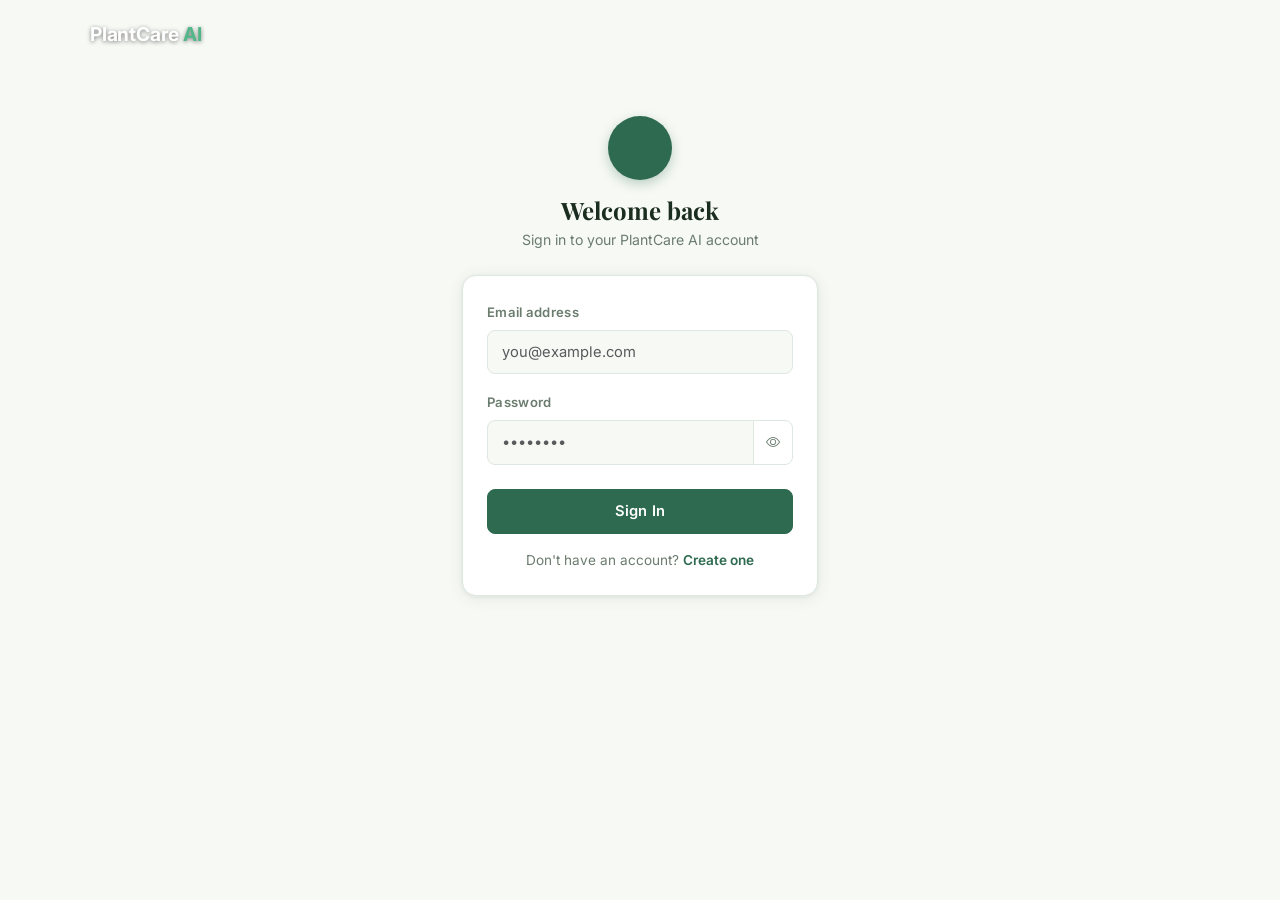
<file: frontend/index.html>
<!DOCTYPE html>
<html lang="en">
<head>
  <meta charset="UTF-8" />
  <meta name="viewport" content="width=device-width, initial-scale=1.0" />
  <title>PlantCare AI</title>
  <link rel="stylesheet" href="https://cdn.jsdelivr.net/npm/bootstrap@5.3.0/dist/css/bootstrap.min.css" />
  <link rel="stylesheet" href="https://cdn.jsdelivr.net/npm/bootstrap-icons@1.11.0/font/bootstrap-icons.css" />
  <link rel="icon" type="image/svg+xml" href="favicon.svg" />
  <link rel="stylesheet" href="css/style.css?v=2" />
</head>
<body>

  <!-- HERO WRAPPER WITH BACKGROUND IMAGE -->
  <div class="hero-wrapper">

    <!-- NAVBAR -->
    <nav class="navbar navbar-dark" style="position:relative; z-index:1050;">
      <div class="container">
        <a class="navbar-brand d-flex align-items-center gap-2" href="#">
          <i class="bi bi-leaf-fill" style="color: var(--green-mid);"></i>
          <span>PlantCare <span style="color: var(--green-mid);">AI</span></span>
        </a>
        <div class="d-flex align-items-center gap-3 me-3">
          <a href="#upload-section" class="text-white text-decoration-none small" style="opacity:0.85; font-size:0.85rem;">
            <i class="bi bi-upload me-1"></i>Analyze
          </a>
          <a href="history.html" class="text-white text-decoration-none small" style="opacity:0.85; font-size:0.85rem;">
            <i class="bi bi-clock-history me-1"></i>History
          </a>
        </div>
        <div class="dropdown ms-auto" style="position:relative; z-index:1051;">
          <button class="btn btn-outline-success btn-sm dropdown-toggle" data-bs-toggle="dropdown" aria-expanded="false">
            <i class="bi bi-person me-1"></i><span id="navUsername"></span>
          </button>
          <ul class="dropdown-menu dropdown-menu-end" style="z-index:1052;">
            <li><a class="dropdown-item" href="history.html"><i class="bi bi-clock-history me-2"></i>History</a></li>
            <li id="adminLink" class="d-none"><a class="dropdown-item" href="admin.html"><i class="bi bi-shield-check me-2"></i>Admin</a></li>
            <li><hr class="dropdown-divider"></li>
            <li><a class="dropdown-item text-danger" href="#" onclick="logout(); return false;"><i class="bi bi-box-arrow-right me-2"></i>Logout</a></li>
          </ul>
        </div>
      </div>
    </nav>

    <!-- HERO -->
    <section class="hero text-center">
      <div class="container">
        <div class="hero-content">
          <p class="mb-2" style="font-size:0.78rem; text-transform:uppercase; letter-spacing:1.5px; color:var(--green-mid); font-weight:600;">AI-Powered Detection</p>
          <h1 class="mb-3">Plant Disease Detection</h1>
          <p class="lead">Upload a photo of a plant leaf and our AI will identify the species and detect any diseases instantly.</p>
        </div>
      </div>
    </section>

    <!-- HOW IT WORKS -->
    <section class="how-it-works">
      <div class="container">
        <div class="row align-items-center justify-content-center g-0">
          <div class="col-6 col-md-2 how-step">
            <div class="how-step-icon"><i class="bi bi-image"></i></div>
            <div class="how-step-number">1</div>
            <div class="how-step-title">Upload</div>
            <div class="how-step-desc">Take or upload a leaf photo</div>
          </div>
          <div class="col-12 col-md-1 how-divider"></div>
          <div class="col-6 col-md-2 how-step">
            <div class="how-step-icon"><i class="bi bi-cpu"></i></div>
            <div class="how-step-number">2</div>
            <div class="how-step-title">Analyze</div>
            <div class="how-step-desc">AI scans for species and disease</div>
          </div>
          <div class="col-12 col-md-1 how-divider"></div>
          <div class="col-6 col-md-2 how-step">
            <div class="how-step-icon"><i class="bi bi-clipboard2-pulse"></i></div>
            <div class="how-step-number">3</div>
            <div class="how-step-title">Get Results</div>
            <div class="how-step-desc">See diagnosis and treatment tips</div>
          </div>
          <div class="col-12 col-md-1 how-divider"></div>
          <div class="col-6 col-md-2 how-step">
            <div class="how-step-icon"><i class="bi bi-clock-history"></i></div>
            <div class="how-step-number">4</div>
            <div class="how-step-title">Track History</div>
            <div class="how-step-desc">Review all your past scans</div>
          </div>
        </div>
      </div>
    </section>


    <!-- STATS STRIP -->
    <section style="padding: 2rem 0 4rem; border-top: 1px solid rgba(255,255,255,0.1);">
      <div class="container">
        <div class="row justify-content-center text-center g-4">
          <div class="col-4 col-md-3">
            <div style="font-family: Playfair Display, serif; font-size: 2.2rem; font-weight:700; color:#fff; line-height:1;">95%+</div>
            <div style="font-size:0.75rem; text-transform:uppercase; letter-spacing:1px; color:rgba(255,255,255,0.6); margin-top:0.3rem;">AI Accuracy</div>
          </div>
          <div class="col-4 col-md-3">
            <div style="font-family: Playfair Display, serif; font-size: 2.2rem; font-weight:700; color:#fff; line-height:1;">14</div>
            <div style="font-size:0.75rem; text-transform:uppercase; letter-spacing:1px; color:rgba(255,255,255,0.6); margin-top:0.3rem;">Plant Species</div>
          </div>
          <div class="col-4 col-md-3">
            <div style="font-family: Playfair Display, serif; font-size: 2.2rem; font-weight:700; color:#fff; line-height:1;">38</div>
            <div style="font-size:0.75rem; text-transform:uppercase; letter-spacing:1px; color:rgba(255,255,255,0.6); margin-top:0.3rem;">Disease Classes</div>
          </div>
        </div>
      </div>
    </section>


    <!-- SUPPORTED PLANTS -->
    <section style="padding: 1rem 0 2rem;">
      <div class="container">
        <p style="text-align:center; font-size:0.72rem; text-transform:uppercase; letter-spacing:1.2px; color:rgba(255,255,255,0.5); margin-bottom:0.75rem;">Supported Plants</p>
        <div style="display:flex; flex-wrap:wrap; justify-content:center; gap:0.5rem;">
          <span style="background:rgba(255,255,255,0.1); border:1px solid rgba(255,255,255,0.15); color:rgba(255,255,255,0.85); padding:0.3rem 0.8rem; border-radius:20px; font-size:0.78rem;">Apple</span>
          <span style="background:rgba(255,255,255,0.1); border:1px solid rgba(255,255,255,0.15); color:rgba(255,255,255,0.85); padding:0.3rem 0.8rem; border-radius:20px; font-size:0.78rem;">Blueberry</span>
          <span style="background:rgba(255,255,255,0.1); border:1px solid rgba(255,255,255,0.15); color:rgba(255,255,255,0.85); padding:0.3rem 0.8rem; border-radius:20px; font-size:0.78rem;">Cherry</span>
          <span style="background:rgba(255,255,255,0.1); border:1px solid rgba(255,255,255,0.15); color:rgba(255,255,255,0.85); padding:0.3rem 0.8rem; border-radius:20px; font-size:0.78rem;">Corn</span>
          <span style="background:rgba(255,255,255,0.1); border:1px solid rgba(255,255,255,0.15); color:rgba(255,255,255,0.85); padding:0.3rem 0.8rem; border-radius:20px; font-size:0.78rem;">Grape</span>
          <span style="background:rgba(255,255,255,0.1); border:1px solid rgba(255,255,255,0.15); color:rgba(255,255,255,0.85); padding:0.3rem 0.8rem; border-radius:20px; font-size:0.78rem;">Orange</span>
          <span style="background:rgba(255,255,255,0.1); border:1px solid rgba(255,255,255,0.15); color:rgba(255,255,255,0.85); padding:0.3rem 0.8rem; border-radius:20px; font-size:0.78rem;">Peach</span>
          <span style="background:rgba(255,255,255,0.1); border:1px solid rgba(255,255,255,0.15); color:rgba(255,255,255,0.85); padding:0.3rem 0.8rem; border-radius:20px; font-size:0.78rem;">Pepper</span>
          <span style="background:rgba(255,255,255,0.1); border:1px solid rgba(255,255,255,0.15); color:rgba(255,255,255,0.85); padding:0.3rem 0.8rem; border-radius:20px; font-size:0.78rem;">Potato</span>
          <span style="background:rgba(255,255,255,0.1); border:1px solid rgba(255,255,255,0.15); color:rgba(255,255,255,0.85); padding:0.3rem 0.8rem; border-radius:20px; font-size:0.78rem;">Raspberry</span>
          <span style="background:rgba(255,255,255,0.1); border:1px solid rgba(255,255,255,0.15); color:rgba(255,255,255,0.85); padding:0.3rem 0.8rem; border-radius:20px; font-size:0.78rem;">Soybean</span>
          <span style="background:rgba(255,255,255,0.1); border:1px solid rgba(255,255,255,0.15); color:rgba(255,255,255,0.85); padding:0.3rem 0.8rem; border-radius:20px; font-size:0.78rem;">Squash</span>
          <span style="background:rgba(255,255,255,0.1); border:1px solid rgba(255,255,255,0.15); color:rgba(255,255,255,0.85); padding:0.3rem 0.8rem; border-radius:20px; font-size:0.78rem;">Strawberry</span>
          <span style="background:rgba(255,255,255,0.1); border:1px solid rgba(255,255,255,0.15); color:rgba(255,255,255,0.85); padding:0.3rem 0.8rem; border-radius:20px; font-size:0.78rem;">Tomato</span>
        </div>
      </div>
    </section>

  </div><!-- end hero-wrapper -->

  <!-- MAIN CONTENT -->
  <main class="section-lift" id="upload-section">
    <div class="container">
      <div class="row justify-content-center g-4">

        <!-- UPLOAD CARD -->
        <div class="col-lg-5 fade-up-delay-1">
          <div class="card h-100">
            <div class="card-body p-4">
              <h5 class="card-title mb-4"><i class="bi bi-upload me-2" style="color:var(--green-mid);"></i>Upload Leaf Image</h5>

              <div class="drop-zone mb-4" id="dropZone">
                <div class="drop-zone-content" id="dropZoneContent">
                  <i class="bi bi-image mb-3 d-block" style="font-size:2.5rem; color:var(--green-mid);"></i>
                  <p class="mb-1 fw-medium" style="font-size:0.92rem;">Drag & drop your image here</p>
                  <p class="mb-3" style="font-size:0.82rem; color:var(--muted);">or click to browse</p>
                  <button class="btn btn-outline-success btn-sm" id="chooseBtn">Choose Image</button>
                </div>
                <img id="previewImg" class="preview-img d-none" alt="Preview" />
              </div>

              <input type="file" id="fileInput" accept="image/*" class="d-none" />

              <button class="btn btn-outline-secondary w-100 mb-3" id="cameraBtn">
                <i class="bi bi-camera me-2"></i>Take a Photo
              </button>
              <input type="file" id="cameraInput" accept="image/*" capture="environment" class="d-none" />

              <button class="btn btn-success w-100 btn-lg" id="analyzeBtn" disabled>
                <i class="bi bi-cpu me-2"></i>Analyze Plant
              </button>
            </div>
          </div>
        </div>

        <!-- RESULTS CARD -->
        <div class="col-lg-5 fade-up-delay-2">
          <div class="card h-100">
            <div class="card-body p-4">
              <h5 class="card-title mb-4"><i class="bi bi-clipboard2-pulse me-2" style="color:var(--green-mid);"></i>Analysis Results</h5>

              <div id="emptyState" class="text-center py-5">
                <div class="mb-3" style="width:56px; height:56px; border-radius:50%; background:var(--bg); border:1px solid var(--border); display:flex; align-items:center; justify-content:center; margin:0 auto;">
                  <i class="bi bi-search" style="color:var(--muted); font-size:1.3rem;"></i>
                </div>
                <p style="color:var(--muted); font-size:0.88rem;">Upload a leaf image to see analysis results.</p>
              </div>

              <div id="loadingState" class="text-center py-5 d-none">
                <div class="spinner-border mb-3" style="color:var(--green-mid);" role="status"></div>
                <p style="color:var(--muted); font-size:0.88rem;">Analyzing your plant...</p>
              </div>

              <div id="resultsState" class="d-none">
                <div id="unknownPlant" class="alert alert-danger d-none">
                  <i class="bi bi-exclamation-circle me-2"></i>
                  <strong>Plant not recognized.</strong> The uploaded leaf does not match any supported plant species. Please upload a clear leaf photo from a supported plant.
                </div>

                <div id="knownPlantResults">
                  <div class="text-center mb-4">
                    <span id="healthBadge" class="badge fs-6 px-3 py-2"></span>
                  </div>

                  <div class="result-item mb-3">
                    <div class="result-label"><i class="bi bi-flower1 me-1"></i>Plant Species</div>
                    <div class="result-value" id="plantName"></div>
                  </div>

                  <div class="result-item mb-3">
                    <div class="result-label"><i class="bi bi-bug me-1"></i>Condition</div>
                    <div class="result-value" id="diseaseName"></div>
                  </div>

                  <div class="mb-4">
                    <div class="d-flex justify-content-between mb-1">
                      <small style="color:var(--muted); font-size:0.78rem;">Confidence</small>
                      <small class="fw-bold" id="confidenceText" style="font-size:0.78rem;"></small>
                    </div>
                    <div class="progress" style="height: 7px;">
                      <div class="progress-bar" id="confidenceBar" role="progressbar"></div>
                    </div>
                  </div>

                  <div id="diseaseInfo" class="alert alert-warning d-none">
                    <h6 class="alert-heading mb-2" style="font-size:0.85rem;"><i class="bi bi-exclamation-triangle me-2"></i>Disease Information</h6>
                    <div id="diseaseInfoText" style="font-size:0.85rem;"></div>
                  </div>

                  <div id="healthyInfo" class="alert alert-success d-none" style="font-size:0.85rem;">
                    <i class="bi bi-check-circle me-2"></i>
                    <strong>Great news!</strong> Your plant appears healthy. Keep up the good care!
                  </div>
                </div>

                <button class="btn btn-outline-success w-100 mt-2" id="tryAgainBtn">
                  <i class="bi bi-arrow-counterclockwise me-2"></i>Analyze Another
                </button>
              </div>

            </div>
          </div>
        </div>

      </div>
    </div>
  </main>

  <footer class="text-center py-4">
    <p class="mb-0">PlantCare AI &mdash; Built for farmers, gardeners, and researchers</p>
  </footer>

  <script src="https://cdn.jsdelivr.net/npm/bootstrap@5.3.0/dist/js/bootstrap.bundle.min.js"></script>
  <script src="js/auth.js"></script>
  <script src="js/app.js"></script>
  <script>
    requireAuth();
    const user = getUser();
    if (user) {
      document.getElementById('navUsername').textContent = user.full_name.split(' ')[0];
      if (user.is_admin) document.getElementById('adminLink').classList.remove('d-none');
    }
  </script>
</body>
</html>
</file>
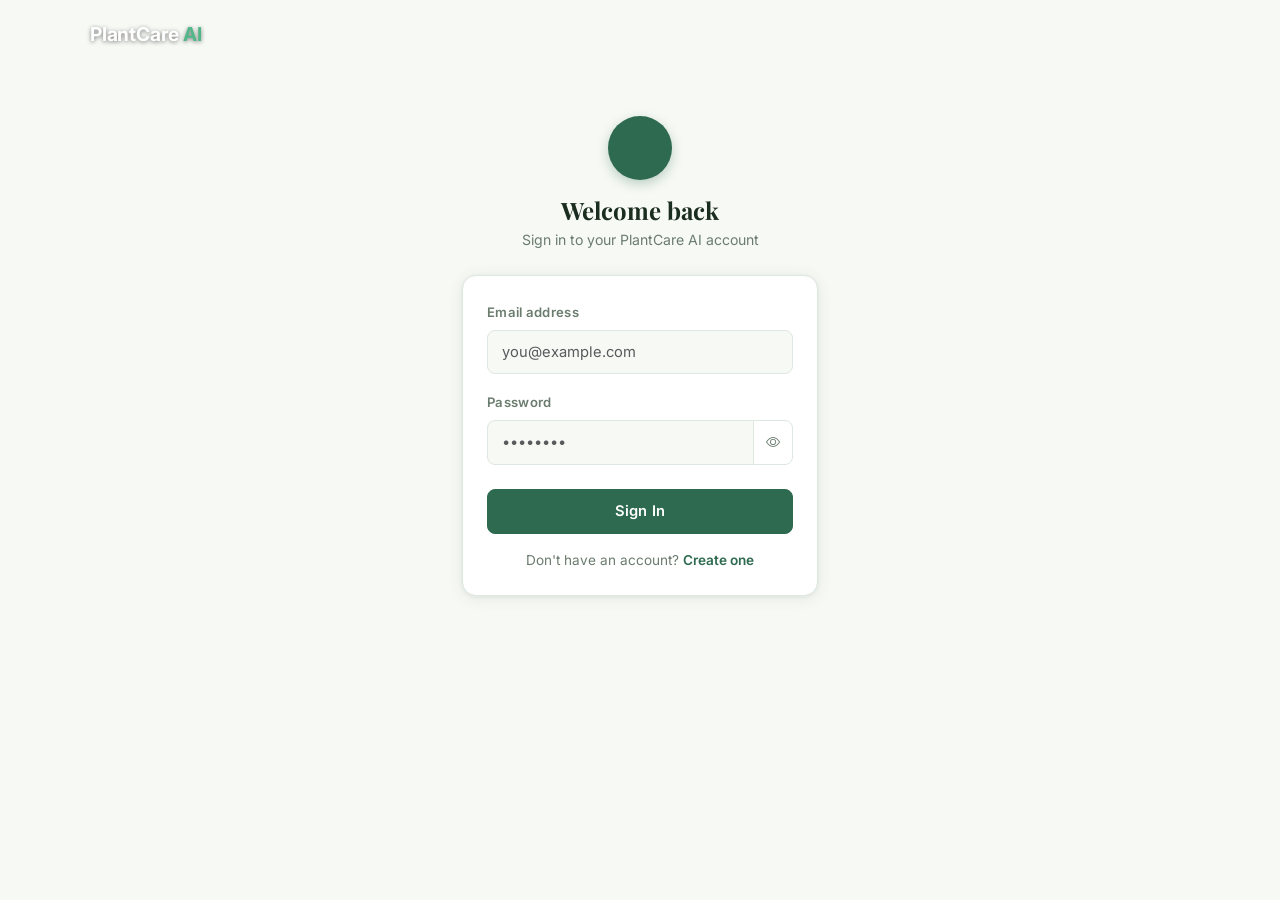
<file: frontend/admin.html>
<!DOCTYPE html>
<html lang="en">
<head>
  <meta charset="UTF-8" />
  <meta name="viewport" content="width=device-width, initial-scale=1.0" />
  <title>PlantCare AI – Admin</title>
  <link rel="stylesheet" href="https://cdn.jsdelivr.net/npm/bootstrap@5.3.0/dist/css/bootstrap.min.css" />
  <link rel="stylesheet" href="https://cdn.jsdelivr.net/npm/bootstrap-icons@1.11.0/font/bootstrap-icons.css" />
  <link rel="icon" type="image/svg+xml" href="favicon.svg" />
  <link rel="stylesheet" href="css/style.css?v=2" />
</head>
<body>

  <nav class="navbar navbar-expand-lg navbar-dark" style="background-color:var(--green-deep); position:relative;">
    <div class="container">
      <a class="navbar-brand d-flex align-items-center gap-2" href="index.html">
        <i class="bi bi-leaf-fill" style="color:var(--green-mid);"></i>
        <span>PlantCare <span style="color:var(--green-mid);">AI</span></span>
      </a>
      <div class="d-flex align-items-center gap-3">
        <a href="index.html" class="text-white text-decoration-none small">
          <i class="bi bi-cpu me-1"></i>Analyze
        </a>
        <div class="dropdown">
          <button class="btn btn-outline-success btn-sm dropdown-toggle" data-bs-toggle="dropdown">
            <i class="bi bi-person me-1"></i><span id="navUsername"></span>
          </button>
          <ul class="dropdown-menu dropdown-menu-end">
            <li><a class="dropdown-item text-danger" href="#" onclick="logout()"><i class="bi bi-box-arrow-right me-2"></i>Logout</a></li>
          </ul>
        </div>
      </div>
    </div>
  </nav>

  <div class="container py-5">

    <div class="mb-5 fade-up">
      <p class="mb-1" style="font-size:0.75rem;text-transform:uppercase;letter-spacing:1px;color:var(--muted);font-weight:600;">System Overview</p>
      <h4 class="fw-bold mb-0" style="font-family:'Playfair Display',serif;">Admin Dashboard</h4>
    </div>

    <!-- Stats -->
    <div class="row g-3 mb-5">
      <div class="col-6 col-md-3 fade-up-delay-1">
        <div class="stat-card">
          <div class="stat-number" id="totalUsers">—</div>
          <div class="stat-label">Total Users</div>
        </div>
      </div>
      <div class="col-6 col-md-3 fade-up-delay-1">
        <div class="stat-card">
          <div class="stat-number" id="totalScans">—</div>
          <div class="stat-label">Total Scans</div>
        </div>
      </div>
      <div class="col-6 col-md-3 fade-up-delay-2">
        <div class="stat-card">
          <div class="stat-number" id="healthyScans">—</div>
          <div class="stat-label">Healthy Plants</div>
        </div>
      </div>
      <div class="col-6 col-md-3 fade-up-delay-2">
        <div class="stat-card">
          <div class="stat-number" style="color:var(--earth);" id="diseaseScans">—</div>
          <div class="stat-label">Disease Detected</div>
        </div>
      </div>
    </div>

    <!-- Users Table -->
    <div class="card mb-4 fade-up-delay-2">
      <div class="card-body p-4">
        <h5 class="card-title mb-4"><i class="bi bi-people me-2" style="color:var(--green-mid);"></i>Registered Users</h5>
        <div id="usersLoading" class="text-center py-3">
          <div class="spinner-border spinner-border-sm" style="color:var(--green-mid);"></div>
        </div>
        <div class="table-responsive d-none" id="usersTable">
          <table class="table">
            <thead>
              <tr>
                <th>#</th>
                <th>Name</th>
                <th>Email</th>
                <th>Scans</th>
                <th>Joined</th>
                <th>Role</th>
              </tr>
            </thead>
            <tbody id="usersBody"></tbody>
          </table>
        </div>
      </div>
    </div>

    <!-- Recent Scans Table -->
    <div class="card fade-up-delay-3">
      <div class="card-body p-4">
        <h5 class="card-title mb-4"><i class="bi bi-clock-history me-2" style="color:var(--green-mid);"></i>Recent Scans</h5>
        <div id="scansLoading" class="text-center py-3">
          <div class="spinner-border spinner-border-sm" style="color:var(--green-mid);"></div>
        </div>
        <div class="table-responsive d-none" id="scansTable">
          <table class="table">
            <thead>
              <tr>
                <th>#</th>
                <th>Plant</th>
                <th>Condition</th>
                <th>Status</th>
                <th>Confidence</th>
                <th>Date</th>
              </tr>
            </thead>
            <tbody id="scansBody"></tbody>
          </table>
        </div>
      </div>
    </div>

  </div>

  <footer class="text-center py-4">
    <p class="mb-0">PlantCare AI &mdash; Built for farmers, gardeners, and researchers</p>
  </footer>

  <script src="https://cdn.jsdelivr.net/npm/bootstrap@5.3.0/dist/js/bootstrap.bundle.min.js"></script>
  <script src="js/auth.js"></script>
  <script>
    requireAuth();
    const user = getUser();
    if (user) {
      document.getElementById('navUsername').textContent = user.full_name.split(' ')[0];
      if (!user.is_admin) window.location.href = 'index.html';
    }

    async function loadAdmin() {
      const headers = { 'Authorization': `Bearer ${getToken()}` };

      const usersRes = await fetch(`${API_URL}/admin/users`, { headers });
      if (usersRes.status === 401 || usersRes.status === 403) {
        window.location.href = 'index.html';
        return;
      }
      const users = await usersRes.json();

      document.getElementById('totalUsers').textContent = users.length;
      document.getElementById('usersLoading').classList.add('d-none');
      document.getElementById('usersTable').classList.remove('d-none');

      document.getElementById('usersBody').innerHTML = users.map((u, i) => `
        <tr>
          <td style="color:var(--muted);">${i + 1}</td>
          <td class="fw-medium">${u.full_name}</td>
          <td style="color:var(--muted);">${u.email}</td>
          <td>${u.scan_count}</td>
          <td style="color:var(--muted);">${new Date(u.created_at).toLocaleDateString('en-GB')}</td>
          <td><span class="status-chip ${u.is_admin ? 'status-chip-disease' : 'status-chip-healthy'}"><i class="bi ${u.is_admin ? 'bi-shield-fill' : 'bi-person-fill'}"></i>${u.is_admin ? 'Admin' : 'User'}</span></td>
        </tr>
      `).join('');

      const scansRes = await fetch(`${API_URL}/admin/scans`, { headers });
      const scans = await scansRes.json();

      document.getElementById('totalScans').textContent = scans.length;
      const healthy = scans.filter(s => s.is_healthy).length;
      document.getElementById('healthyScans').textContent = healthy;
      document.getElementById('diseaseScans').textContent = scans.length - healthy;

      document.getElementById('scansLoading').classList.add('d-none');
      document.getElementById('scansTable').classList.remove('d-none');

      function confidenceTier(pct, healthy) {
        if (healthy) return 'var(--green-mid)';
        if (pct >= 85) return 'var(--earth)';
        if (pct >= 50) return '#C6842A';
        return 'var(--muted)';
      }

      document.getElementById('scansBody').innerHTML = scans.map((s, i) => `
        <tr>
          <td style="color:var(--muted);">${i + 1}</td>
          <td class="fw-medium">${s.plant}</td>
          <td style="color:var(--muted);">${s.disease}</td>
          <td><span class="status-chip ${s.is_healthy ? 'status-chip-healthy' : 'status-chip-disease'}"><i class="bi ${s.is_healthy ? 'bi-check-circle-fill' : 'bi-exclamation-triangle-fill'}"></i>${s.is_healthy ? 'Healthy' : 'Disease'}</span></td>
          <td class="fw-bold" style="color:${confidenceTier(s.confidence, s.is_healthy)};">${s.confidence}%</td>
          <td style="color:var(--muted);">${new Date(s.created_at).toLocaleDateString('en-GB')}</td>
        </tr>
      `).join('');
    }

    loadAdmin();
  </script>
</body>
</html>
</file>
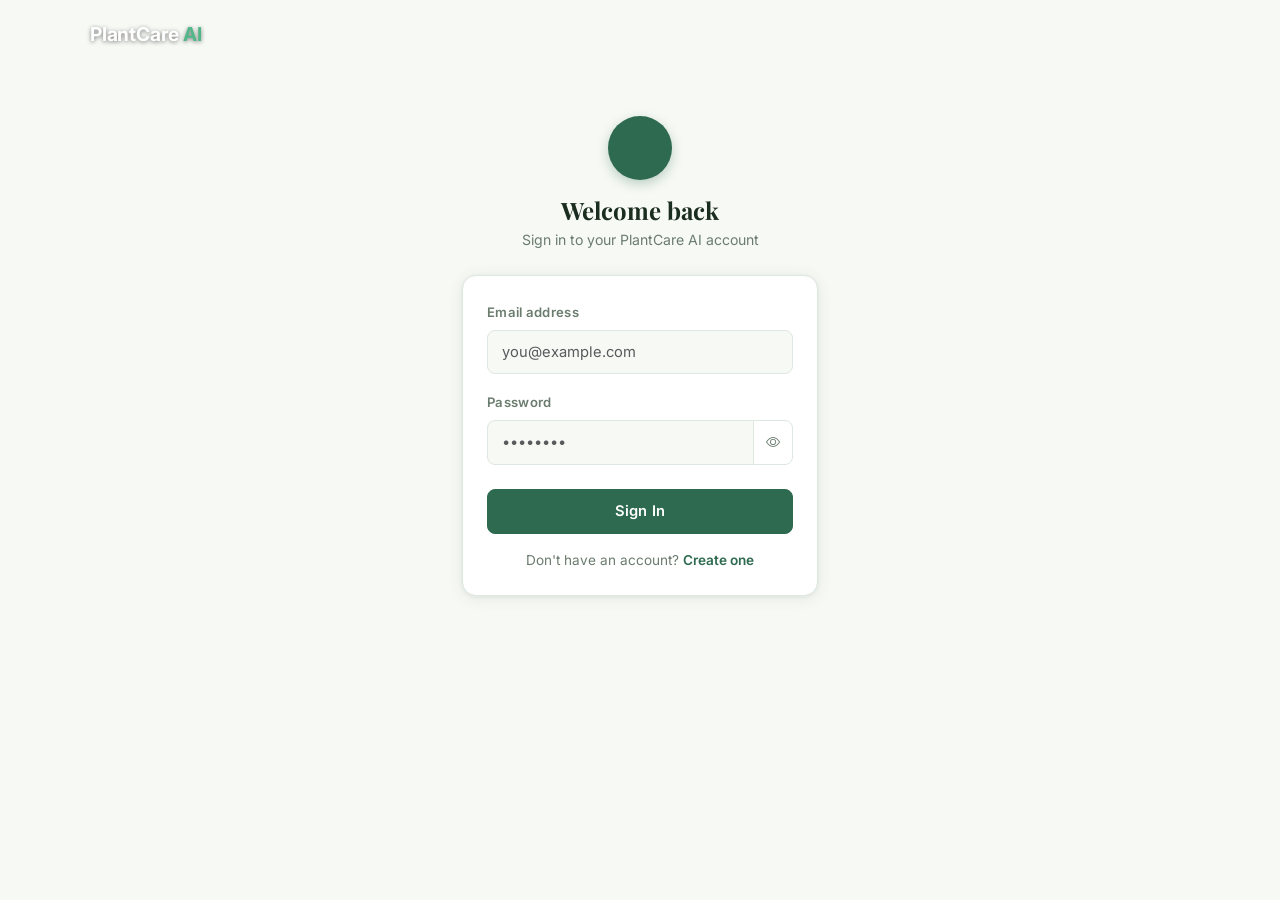
<file: frontend/history.html>
<!DOCTYPE html>
<html lang="en">
<head>
  <meta charset="UTF-8" />
  <meta name="viewport" content="width=device-width, initial-scale=1.0" />
  <title>PlantCare AI – Scan History</title>
  <link rel="stylesheet" href="https://cdn.jsdelivr.net/npm/bootstrap@5.3.0/dist/css/bootstrap.min.css" />
  <link rel="stylesheet" href="https://cdn.jsdelivr.net/npm/bootstrap-icons@1.11.0/font/bootstrap-icons.css" />
  <link rel="icon" type="image/svg+xml" href="favicon.svg" />
  <link rel="stylesheet" href="css/style.css?v=2" />
</head>
<body>

  <nav class="navbar navbar-expand-lg navbar-dark" style="background-color:var(--green-deep); position:relative;">
    <div class="container">
      <a class="navbar-brand d-flex align-items-center gap-2" href="index.html">
        <i class="bi bi-leaf-fill" style="color:var(--green-mid);"></i>
        <span>PlantCare <span style="color:var(--green-mid);">AI</span></span>
      </a>
      <div class="d-flex align-items-center gap-3">
        <a href="index.html" class="text-white text-decoration-none small">
          <i class="bi bi-arrow-left me-1"></i>Back
        </a>
        <div class="dropdown">
          <button class="btn btn-outline-success btn-sm dropdown-toggle" data-bs-toggle="dropdown">
            <i class="bi bi-person me-1"></i><span id="navUsername"></span>
          </button>
          <ul class="dropdown-menu dropdown-menu-end">
            <li><a class="dropdown-item text-danger" href="#" onclick="logout()"><i class="bi bi-box-arrow-right me-2"></i>Logout</a></li>
          </ul>
        </div>
      </div>
    </div>
  </nav>

  <div class="container py-5">
    <div class="d-flex justify-content-between align-items-center mb-4 fade-up">
      <div>
        <p class="mb-1" style="font-size:0.75rem;text-transform:uppercase;letter-spacing:1px;color:var(--muted);font-weight:600;">Your Activity</p>
        <h4 class="fw-bold mb-1" style="font-family:'Playfair Display',serif;">Scan History</h4>
        <p id="historySummary" class="mb-0" style="font-size:0.82rem;color:var(--muted);"></p>
      </div>
      <a href="index.html" class="btn btn-success btn-sm">
        <i class="bi bi-plus me-1"></i>New Scan
      </a>
    </div>

    <div id="loadingState" class="text-center py-5">
      <div class="spinner-border" style="color:var(--green-mid);" role="status"></div>
      <p class="mt-3" style="color:var(--muted);font-size:0.88rem;">Loading history...</p>
    </div>

    <div id="emptyState" class="text-center py-5 d-none fade-up">
      <div class="mb-3" style="width:64px;height:64px;border-radius:50%;background:var(--green-light);display:flex;align-items:center;justify-content:center;margin:0 auto;">
        <i class="bi bi-clock-history" style="color:var(--green-deep);font-size:1.5rem;"></i>
      </div>
      <p class="fw-medium mb-1">No scans yet</p>
      <p style="color:var(--muted);font-size:0.85rem;">Your scan history will appear here after your first analysis.</p>
      <a href="index.html" class="btn btn-success btn-sm mt-2">Analyze a Plant</a>
    </div>

    <div id="historyList" class="row g-3 d-none"></div>
  </div>

  <footer class="text-center py-4">
    <p class="mb-0">PlantCare AI &mdash; Built for farmers, gardeners, and researchers</p>
  </footer>

  <script src="https://cdn.jsdelivr.net/npm/bootstrap@5.3.0/dist/js/bootstrap.bundle.min.js"></script>
  <script src="js/auth.js"></script>
  <script>
    requireAuth();
    const user = getUser();
    if (user) document.getElementById('navUsername').textContent = user.full_name.split(' ')[0];

    async function loadHistory() {
      try {
        const response = await fetch(`${API_URL}/history`, {
          headers: { 'Authorization': `Bearer ${getToken()}` }
        });

        if (response.status === 401) { logout(); return; }
        const scans = await response.json();

        document.getElementById('loadingState').classList.add('d-none');

        if (scans.length === 0) {
          document.getElementById('emptyState').classList.remove('d-none');
          return;
        }

        const diseaseCount = scans.filter(s => !s.is_healthy).length;
        document.getElementById('historySummary').textContent =
          `${scans.length} scan${scans.length !== 1 ? 's' : ''} · ${diseaseCount} disease${diseaseCount !== 1 ? 's' : ''} detected`;

        function confidenceTier(pct, healthy) {
          if (healthy) return { barColor: 'var(--green-mid)', accent: 'var(--green-mid)' };
          if (pct >= 85) return { barColor: 'var(--earth)', accent: 'var(--earth)' };
          if (pct >= 50) return { barColor: '#C6842A', accent: '#C6842A' };
          return { barColor: 'var(--muted)', accent: 'var(--border)' };
        }

        const list = document.getElementById('historyList');
        list.classList.remove('d-none');

        list.innerHTML = scans.map((scan, i) => {
          const tier = confidenceTier(scan.confidence, scan.is_healthy);
          const tintBg = scan.is_healthy ? 'var(--green-light)' : 'var(--earth-light)';
          return `
          <div class="col-md-6 col-lg-4 fade-up" style="animation-delay:${i * 0.05}s;">
            <div class="history-card p-3" style="border-left:3px solid ${tier.accent}; background:linear-gradient(180deg, ${tintBg} 0%, var(--surface) 90px);">
              <div class="d-flex justify-content-between align-items-start mb-3">
                <span class="status-chip ${scan.is_healthy ? 'status-chip-healthy' : 'status-chip-disease'}">
                  <i class="bi ${scan.is_healthy ? 'bi-check-circle-fill' : 'bi-exclamation-triangle-fill'}"></i>${scan.is_healthy ? 'Healthy' : 'Disease'}
                </span>
                <small style="color:var(--muted);font-size:0.75rem;">${new Date(scan.created_at).toLocaleDateString('en-GB')}</small>
              </div>
              <p class="fw-bold mb-0" style="font-size:0.98rem;">${scan.plant}</p>
              <p style="color:var(--muted);font-size:0.82rem;margin-bottom:0.75rem;">${scan.disease}</p>
              <div class="d-flex justify-content-between align-items-center mb-1">
                <small style="color:var(--muted);font-size:0.72rem;text-transform:uppercase;letter-spacing:0.5px;">Confidence</small>
                <small class="fw-bold" style="font-size:0.78rem;color:${tier.barColor};">${scan.confidence}%</small>
              </div>
              <div class="progress" style="height:4px;">
                <div class="progress-bar" style="width:${scan.confidence}%;background:${tier.barColor};"></div>
              </div>
            </div>
          </div>
        `;
        }).join('');

      } catch (err) {
        document.getElementById('loadingState').classList.add('d-none');
        document.getElementById('emptyState').classList.remove('d-none');
      }
    }

    loadHistory();
  </script>
</body>
</html>
</file>
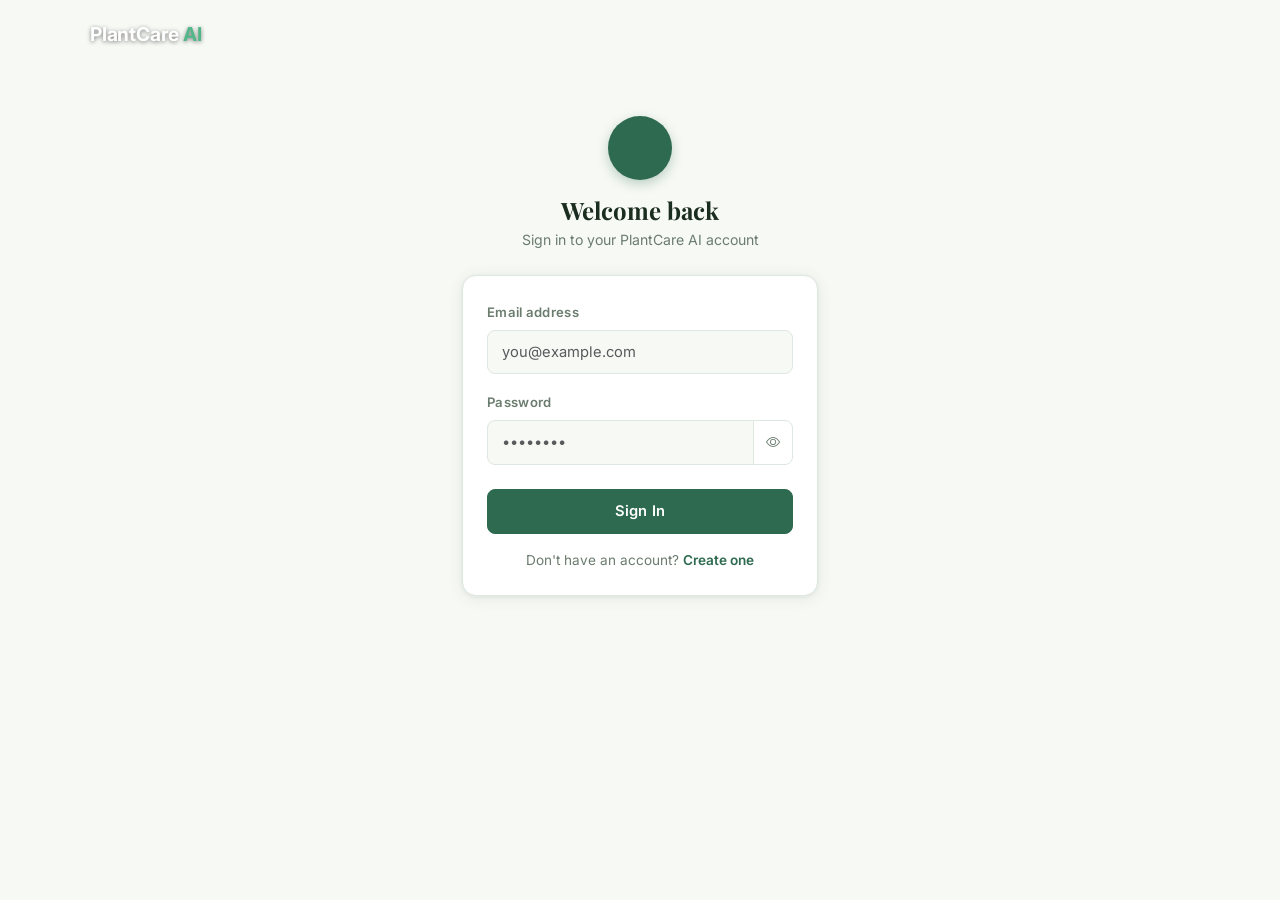
<file: frontend/login.html>
<!DOCTYPE html>
<html lang="en">
<head>
  <meta charset="UTF-8" />
  <meta name="viewport" content="width=device-width, initial-scale=1.0" />
  <title>PlantCare AI – Sign In</title>
  <link rel="stylesheet" href="https://cdn.jsdelivr.net/npm/bootstrap@5.3.0/dist/css/bootstrap.min.css" />
  <link rel="stylesheet" href="https://cdn.jsdelivr.net/npm/bootstrap-icons@1.11.0/font/bootstrap-icons.css" />
  <link rel="icon" type="image/svg+xml" href="favicon.svg" />
  <link rel="stylesheet" href="css/style.css?v=2" />
</head>
<body>

  <nav class="navbar navbar-dark">
    <div class="container">
      <a class="navbar-brand d-flex align-items-center gap-2" href="#">
        <i class="bi bi-leaf-fill" style="color:var(--green-mid);"></i>
        <span>PlantCare <span style="color:var(--green-mid);">AI</span></span>
      </a>
    </div>
  </nav>

  <div class="container py-5">
    <div class="row justify-content-center">
      <div class="col-md-5 col-lg-4 fade-up">

        <div class="text-center mb-4">
          <div class="mb-3" style="width:64px;height:64px;border-radius:50%;background:var(--green-deep);display:flex;align-items:center;justify-content:center;margin:0 auto;box-shadow:0 4px 12px rgba(45,106,79,0.3);">
            <i class="bi bi-leaf-fill" style="color:#fff;font-size:1.6rem;"></i>
          </div>
          <h4 class="fw-bold mb-1" style="font-family:'Playfair Display',serif;">Welcome back</h4>
          <p style="color:var(--muted);font-size:0.88rem;">Sign in to your PlantCare AI account</p>
        </div>

        <div class="card p-4">
          <div id="errorMsg" class="alert alert-danger d-none mb-3"></div>

          <div class="mb-3">
            <label class="form-label">Email address</label>
            <input type="email" class="form-control" id="email" placeholder="you@example.com" />
          </div>

          <div class="mb-4">
            <label class="form-label">Password</label>
            <div class="input-group">
              <input type="password" class="form-control" id="password" placeholder="••••••••" />
              <button class="btn btn-outline-secondary" type="button" id="togglePassword" tabindex="-1">
                <i class="bi bi-eye" id="toggleIcon"></i>
              </button>
            </div>
          </div>

          <button class="btn btn-success w-100" id="loginBtn">
            <span id="loginText">Sign In</span>
            <span id="loginSpinner" class="spinner-border spinner-border-sm d-none ms-2"></span>
          </button>

          <p class="text-center mt-3 mb-0" style="font-size:0.85rem; color:var(--muted);">
            Don't have an account? <a href="register.html" style="color:var(--green-deep); font-weight:600; text-decoration:none;">Create one</a>
          </p>
        </div>

      </div>
    </div>
  </div>

  <script src="https://cdn.jsdelivr.net/npm/bootstrap@5.3.0/dist/js/bootstrap.bundle.min.js"></script>
  <script src="js/auth.js"></script>
  <script>
    if (localStorage.getItem('token')) window.location.href = 'index.html';

    document.getElementById('password').addEventListener('keydown', (e) => {
      if (e.key === 'Enter') document.getElementById('loginBtn').click();
    });

    document.getElementById('loginBtn').addEventListener('click', async () => {
      const email = document.getElementById('email').value.trim();
      const password = document.getElementById('password').value;
      const errorMsg = document.getElementById('errorMsg');
      const loginBtn = document.getElementById('loginBtn');
      const loginSpinner = document.getElementById('loginSpinner');
      const loginText = document.getElementById('loginText');

      if (!email || !password) {
        errorMsg.textContent = 'Please fill in all fields.';
        errorMsg.classList.remove('d-none');
        return;
      }

      loginBtn.disabled = true;
      loginSpinner.classList.remove('d-none');
      loginText.textContent = 'Signing in...';
      errorMsg.classList.add('d-none');

      const result = await login(email, password);

      if (result.success) {
        window.location.href = 'index.html';
      } else {
        errorMsg.textContent = result.error;
        errorMsg.classList.remove('d-none');
        loginBtn.disabled = false;
        loginSpinner.classList.add('d-none');
        loginText.textContent = 'Sign In';
      }
    });
  </script>
  <script>
    document.getElementById('togglePassword').addEventListener('click', () => {
      const pwd = document.getElementById('password');
      const icon = document.getElementById('toggleIcon');
      if (pwd.type === 'password') {
        pwd.type = 'text';
        icon.className = 'bi bi-eye-slash';
      } else {
        pwd.type = 'password';
        icon.className = 'bi bi-eye';
      }
    });
  </script>
</body>
</html>
</file>
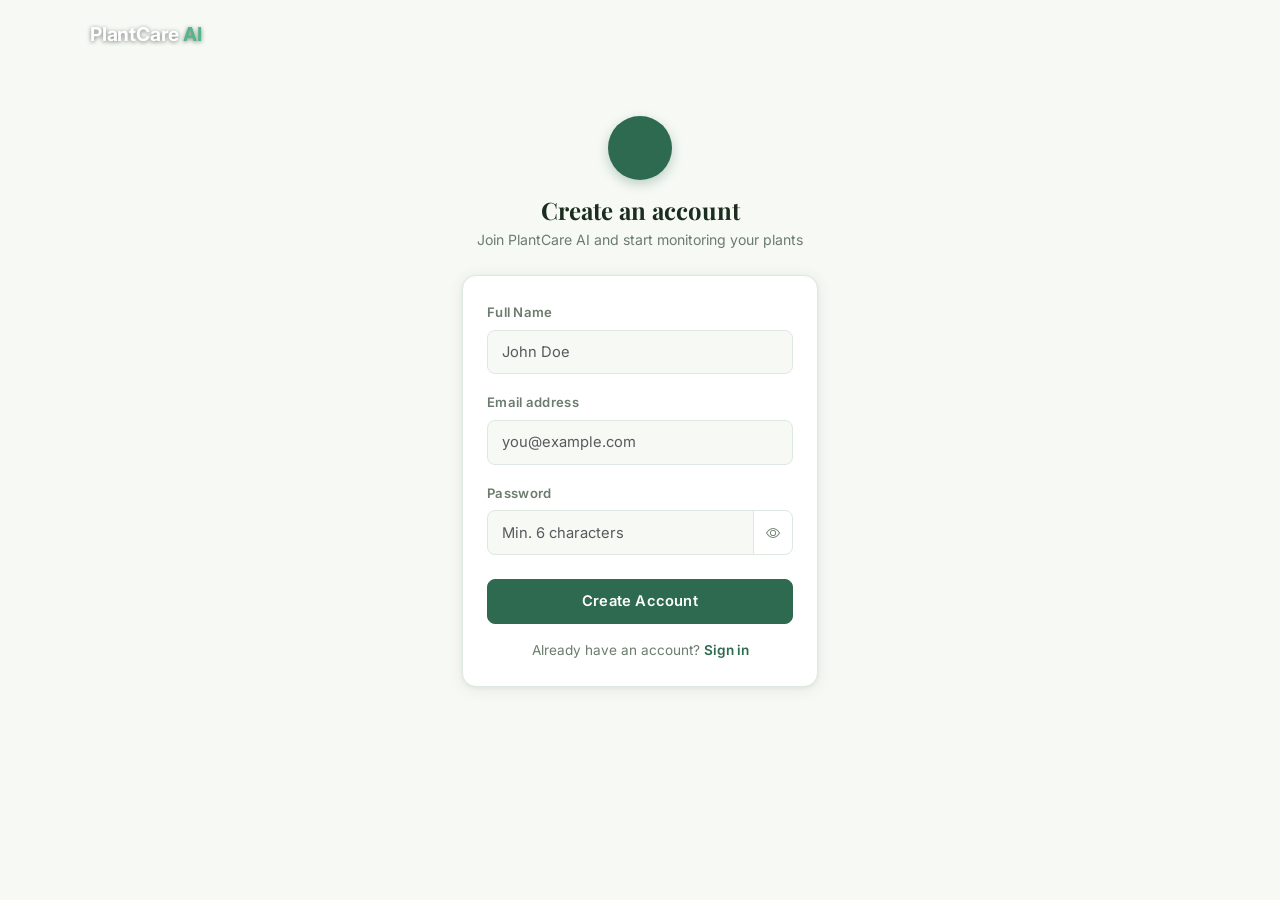
<file: frontend/register.html>
<!DOCTYPE html>
<html lang="en">
<head>
  <meta charset="UTF-8" />
  <meta name="viewport" content="width=device-width, initial-scale=1.0" />
  <title>PlantCare AI – Create Account</title>
  <link rel="stylesheet" href="https://cdn.jsdelivr.net/npm/bootstrap@5.3.0/dist/css/bootstrap.min.css" />
  <link rel="stylesheet" href="https://cdn.jsdelivr.net/npm/bootstrap-icons@1.11.0/font/bootstrap-icons.css" />
  <link rel="icon" type="image/svg+xml" href="favicon.svg" />
  <link rel="stylesheet" href="css/style.css?v=2" />
</head>
<body>

  <nav class="navbar navbar-dark">
    <div class="container">
      <a class="navbar-brand d-flex align-items-center gap-2" href="#">
        <i class="bi bi-leaf-fill" style="color:var(--green-mid);"></i>
        <span>PlantCare <span style="color:var(--green-mid);">AI</span></span>
      </a>
    </div>
  </nav>

  <div class="container py-5">
    <div class="row justify-content-center">
      <div class="col-md-5 col-lg-4 fade-up">

        <div class="text-center mb-4">
          <div class="mb-3" style="width:64px;height:64px;border-radius:50%;background:var(--green-deep);display:flex;align-items:center;justify-content:center;margin:0 auto;box-shadow:0 4px 12px rgba(45,106,79,0.3);">
            <i class="bi bi-leaf-fill" style="color:#fff;font-size:1.6rem;"></i>
          </div>
          <h4 class="fw-bold mb-1" style="font-family:'Playfair Display',serif;">Create an account</h4>
          <p style="color:var(--muted);font-size:0.88rem;">Join PlantCare AI and start monitoring your plants</p>
        </div>

        <div class="card p-4">
          <div id="errorMsg" class="alert alert-danger d-none mb-3"></div>

          <div class="mb-3">
            <label class="form-label">Full Name</label>
            <input type="text" class="form-control" id="fullName" placeholder="John Doe" />
          </div>

          <div class="mb-3">
            <label class="form-label">Email address</label>
            <input type="email" class="form-control" id="email" placeholder="you@example.com" />
          </div>

          <div class="mb-4">
            <label class="form-label">Password</label>
            <div class="input-group">
              <input type="password" class="form-control" id="password" placeholder="Min. 6 characters" />
              <button class="btn btn-outline-secondary" type="button" id="togglePassword" tabindex="-1">
                <i class="bi bi-eye" id="toggleIcon"></i>
              </button>
            </div>
          </div>

          <button class="btn btn-success w-100" id="registerBtn">
            <span id="registerText">Create Account</span>
            <span id="registerSpinner" class="spinner-border spinner-border-sm d-none ms-2"></span>
          </button>

          <p class="text-center mt-3 mb-0" style="font-size:0.85rem; color:var(--muted);">
            Already have an account? <a href="login.html" style="color:var(--green-deep); font-weight:600; text-decoration:none;">Sign in</a>
          </p>
        </div>

      </div>
    </div>
  </div>

  <script src="https://cdn.jsdelivr.net/npm/bootstrap@5.3.0/dist/js/bootstrap.bundle.min.js"></script>
  <script src="js/auth.js"></script>
  <script>
    if (localStorage.getItem('token')) window.location.href = 'index.html';

    document.getElementById('registerBtn').addEventListener('click', async () => {
      const fullName = document.getElementById('fullName').value.trim();
      const email = document.getElementById('email').value.trim();
      const password = document.getElementById('password').value;
      const errorMsg = document.getElementById('errorMsg');
      const registerBtn = document.getElementById('registerBtn');
      const registerSpinner = document.getElementById('registerSpinner');
      const registerText = document.getElementById('registerText');

      if (!fullName || !email || !password) {
        errorMsg.textContent = 'Please fill in all fields.';
        errorMsg.classList.remove('d-none');
        return;
      }

      if (password.length < 6) {
        errorMsg.textContent = 'Password must be at least 6 characters.';
        errorMsg.classList.remove('d-none');
        return;
      }

      registerBtn.disabled = true;
      registerSpinner.classList.remove('d-none');
      registerText.textContent = 'Creating account...';
      errorMsg.classList.add('d-none');

      const result = await register(fullName, email, password);

      if (result.success) {
        window.location.href = 'index.html';
      } else {
        errorMsg.textContent = result.error;
        errorMsg.classList.remove('d-none');
        registerBtn.disabled = false;
        registerSpinner.classList.add('d-none');
        registerText.textContent = 'Create Account';
      }
    });
  </script>
  <script>
    document.getElementById('togglePassword').addEventListener('click', () => {
      const pwd = document.getElementById('password');
      const icon = document.getElementById('toggleIcon');
      if (pwd.type === 'password') {
        pwd.type = 'text';
        icon.className = 'bi bi-eye-slash';
      } else {
        pwd.type = 'password';
        icon.className = 'bi bi-eye';
      }
    });
  </script>
</body>
</html>
</file>
<file: frontend/css/style.css>
@import url('https://fonts.googleapis.com/css2?family=Playfair+Display:wght@600;700&family=Inter:wght@300;400;500;600&display=swap');

:root {
  --bg:         #F7F9F5;
  --surface:    #FFFFFF;
  --green-deep: #2D6A4F;
  --green-mid:  #52B788;
  --green-light:#D8EDDF;
  --earth:      #8B5E3C;
  --earth-light:#F5EDE5;
  --text:       #1B2D1F;
  --muted:      #6B7C6E;
  --border:     #DDE8E0;
  --shadow-sm:  0 1px 4px rgba(29,69,38,0.07);
  --shadow-md:  0 4px 20px rgba(29,69,38,0.10);
  --shadow-lg:  0 8px 40px rgba(29,69,38,0.13);
  --radius:     14px;
  --radius-sm:  8px;
}

*, *::before, *::after { box-sizing: border-box; }

body {
  background-color: var(--bg);
  color: var(--text);
  font-family: 'Inter', sans-serif;
  font-size: 15px;
  line-height: 1.6;
  -webkit-font-smoothing: antialiased;
}

/* ---- HERO WRAPPER ---- */
.hero-wrapper {
  position: relative;
  background-image: url('../images/hero.jpg');
  background-size: cover;
  background-position: center center;
  background-repeat: no-repeat;
}

.hero-wrapper::before {
  content: "";
  position: absolute;
  inset: 0;
  background: rgba(0,0,0,0.38);
  z-index: 0;
  pointer-events: none;
}

.hero-wrapper > * {
  position: relative;
  z-index: 1;
}

/* ---- NAVBAR ---- */
.navbar {
  background-color: transparent;
  padding: 0.85rem 0;
  box-shadow: none;
}

.navbar-brand {
  font-family: 'Inter', sans-serif;
  font-size: 1.2rem;
  font-weight: 700;
  letter-spacing: -0.2px;
  color: #fff !important;
  text-shadow: 0 1px 4px rgba(0,0,0,0.5);
}

.navbar .text-white {
  opacity: 0.85;
  transition: opacity 0.2s;
  font-size: 0.85rem;
  font-weight: 500;
}

.navbar .text-white:hover { opacity: 1; }

.navbar .btn-outline-success {
  border-color: rgba(255,255,255,0.6);
  color: #fff;
  font-size: 0.82rem;
  font-weight: 500;
  border-radius: 20px;
  padding: 0.3rem 0.9rem;
  transition: all 0.2s;
}

.navbar .btn-outline-success:hover {
  background: rgba(255,255,255,0.15);
  border-color: #fff;
  color: #fff;
}

/* ---- HERO ---- */
.hero {
  padding: 7rem 0 0;
}

.hero h1 {
  font-family: 'Playfair Display', Georgia, serif;
  font-weight: 700;
  font-size: clamp(2rem, 5vw, 3rem);
  letter-spacing: -0.5px;
  color: #fff;
  line-height: 1.2;
}

.hero p {
  color: rgba(255,255,255,0.80) !important;
  font-size: 1rem;
  font-weight: 400;
  max-width: 520px;
  margin: 0 auto;
}

.hero-content {
  animation: fadeIn 0.7s ease forwards;
}

/* ---- HOW IT WORKS ---- */
.how-it-works {
  background: transparent;
  padding: 2.5rem 0;
  border: none;
  margin: 0;
}

.how-step {
  text-align: center;
  padding: 0 1rem;
  position: relative;
  margin-bottom: 1.5rem;
}

.how-step-icon {
  width: 52px;
  height: 52px;
  border-radius: 50%;
  background: rgba(255,255,255,0.12);
  border: 1px solid rgba(255,255,255,0.2);
  display: flex;
  align-items: center;
  justify-content: center;
  margin: 0 auto 0.75rem;
  font-size: 1.3rem;
  color: #fff;
}

.how-step-number {
  position: absolute;
  top: -6px;
  right: calc(50% - 34px);
  width: 18px;
  height: 18px;
  border-radius: 50%;
  background: var(--green-mid);
  color: #fff;
  font-size: 0.65rem;
  font-weight: 700;
  display: flex;
  align-items: center;
  justify-content: center;
}

.how-step-title {
  font-size: 0.88rem;
  font-weight: 600;
  color: #fff;
  margin-bottom: 0.25rem;
}

.how-step-desc {
  font-size: 0.78rem;
  color: rgba(255,255,255,0.65);
  line-height: 1.4;
}

.how-divider {
  width: 40px;
  height: 1px;
  background: rgba(255,255,255,0.2);
  margin: auto;
  align-self: center;
  margin-bottom: 1.5rem;
}

/* ---- SECTION LIFT ---- */
.section-lift {
  background: #EEF2EC;
  margin-top: 0;
  padding-top: 60px;
  padding-bottom: 60px;
  border-radius: 0;
  position: relative;
  z-index: 2;
}

/* ---- CARDS ---- */
.card {
  background: var(--surface);
  border: 1px solid var(--border);
  border-radius: var(--radius);
  box-shadow: 0 2px 16px rgba(29,69,38,0.09), 0 1px 4px rgba(29,69,38,0.06);
  transition: box-shadow 0.25s ease, transform 0.25s ease;
}

.card:hover {
  box-shadow: 0 8px 32px rgba(29,69,38,0.13), 0 2px 8px rgba(29,69,38,0.08);
  transform: translateY(-2px);
}

.card-body { padding: 1.75rem !important; }

.card-title {
  font-weight: 600;
  font-size: 0.88rem;
  letter-spacing: 0.8px;
  text-transform: uppercase;
  color: var(--muted);
  border-left: 3px solid var(--green-mid);
  padding-left: 0.6rem;
}

/* ---- DROP ZONE ---- */
.drop-zone {
  border: 2px dashed var(--border);
  border-radius: var(--radius-sm);
  padding: 2rem 1.5rem;
  text-align: center;
  cursor: pointer;
  transition: all 0.25s ease;
  min-height: 190px;
  display: flex;
  align-items: center;
  justify-content: center;
  background: var(--bg);
  overflow: hidden;
}

.drop-zone:hover,
.drop-zone.dragover {
  border-color: var(--green-mid);
  background: var(--green-light);
}

.drop-zone-content {
  display: flex;
  flex-direction: column;
  align-items: center;
}

.preview-img {
  width: 100%;
  height: 190px;
  object-fit: cover;
  border-radius: var(--radius-sm);
}

/* ---- BUTTONS ---- */
.btn-success {
  background-color: var(--green-deep);
  border-color: var(--green-deep);
  font-weight: 600;
  font-size: 0.92rem;
  letter-spacing: 0.2px;
  border-radius: var(--radius-sm);
  padding: 0.65rem 1.5rem;
  transition: all 0.2s ease;
}

.btn-success:hover {
  background-color: #245a41;
  border-color: #245a41;
  transform: translateY(-1px);
  box-shadow: 0 4px 12px rgba(45,106,79,0.3);
}

.btn-success:active { transform: translateY(0); }

.btn-outline-success {
  color: var(--green-deep);
  border-color: var(--green-deep);
  font-weight: 500;
  font-size: 0.88rem;
  border-radius: var(--radius-sm);
  transition: all 0.2s ease;
}

.btn-outline-success:hover {
  background-color: var(--green-deep);
  border-color: var(--green-deep);
  transform: translateY(-1px);
}

.btn-outline-secondary {
  color: var(--muted);
  border-color: var(--border);
  font-weight: 500;
  font-size: 0.88rem;
  border-radius: var(--radius-sm);
  transition: all 0.2s ease;
}

.btn-outline-secondary:hover {
  background-color: var(--bg);
  border-color: var(--muted);
  color: var(--text);
}

/* ---- RESULTS ---- */
.result-item {
  background: var(--bg);
  border-radius: var(--radius-sm);
  padding: 0.8rem 1rem;
  border: 1px solid var(--border);
}

.result-label {
  font-size: 0.72rem;
  text-transform: uppercase;
  letter-spacing: 0.8px;
  color: var(--muted);
  font-weight: 600;
  margin-bottom: 0.3rem;
}

.result-value {
  font-size: 1.05rem;
  font-weight: 600;
  color: var(--text);
  text-transform: capitalize;
}

/* ---- PROGRESS ---- */
.progress {
  border-radius: 50px;
  background: var(--border);
  overflow: hidden;
}

.progress-bar {
  border-radius: 50px;
  background: linear-gradient(90deg, var(--green-deep), var(--green-mid));
  transition: width 0.8s cubic-bezier(0.4, 0, 0.2, 1);
}

/* ---- BADGES ---- */
.badge.bg-success {
  background-color: var(--green-deep) !important;
  font-weight: 500;
  font-size: 0.82rem;
  letter-spacing: 0.3px;
  border-radius: 20px;
  padding: 0.45em 1em;
}

.badge.bg-warning {
  background-color: #C6842A !important;
  color: #fff !important;
  font-weight: 500;
  font-size: 0.82rem;
  letter-spacing: 0.3px;
  border-radius: 20px;
  padding: 0.45em 1em;
}

.badge.bg-danger {
  background-color: var(--earth) !important;
  color: #fff !important;
  font-weight: 500;
  letter-spacing: 0.3px;
  border-radius: 20px;
  padding: 0.4em 0.9em;
}

.badge.bg-secondary {
  background-color: var(--border) !important;
  color: var(--muted) !important;
  font-weight: 500;
  letter-spacing: 0.3px;
  border-radius: 20px;
  padding: 0.4em 0.9em;
}

/* ---- ALERTS ---- */
.alert-success {
  background: var(--green-light);
  border-color: #A8D5BA;
  color: var(--green-deep);
  border-radius: var(--radius-sm);
  font-size: 0.88rem;
}

.alert-warning {
  background: var(--earth-light);
  border-color: #D4B49A;
  color: #5C3A1E;
  border-radius: var(--radius-sm);
  font-size: 0.88rem;
}

.alert-danger {
  background: #FEF2F2;
  border-color: #FECACA;
  color: #7F1D1D;
  border-radius: var(--radius-sm);
  font-size: 0.88rem;
}

.alert-info {
  background: #EFF6FF;
  border-color: #BFDBFE;
  color: #1E3A5F;
  border-radius: var(--radius-sm);
  font-size: 0.82rem;
}

/* ---- FORMS ---- */
.form-control {
  border: 1px solid var(--border);
  border-radius: var(--radius-sm);
  font-size: 0.92rem;
  padding: 0.65rem 0.9rem;
  color: var(--text);
  background: var(--bg);
  transition: border-color 0.2s, box-shadow 0.2s;
}

.form-control:focus {
  border-color: var(--green-mid);
  box-shadow: 0 0 0 3px rgba(82,183,136,0.15);
  background: var(--surface);
  outline: none;
}

.form-label {
  font-size: 0.82rem;
  font-weight: 600;
  color: var(--muted);
  letter-spacing: 0.3px;
  margin-bottom: 0.4rem;
}

/* ---- TABLES ---- */
.table {
  font-size: 0.88rem;
  color: var(--text);
}

.table thead th {
  font-size: 0.75rem;
  text-transform: uppercase;
  letter-spacing: 0.7px;
  font-weight: 600;
  color: var(--muted);
  border-bottom: 2px solid var(--border);
  padding: 0.75rem 1rem;
}

.table tbody td {
  padding: 0.75rem 1rem;
  border-bottom: 1px solid var(--border);
  vertical-align: middle;
}

.table-hover tbody tr:hover { background-color: var(--bg); }

/* ---- STAT CARDS ---- */
.stat-card {
  border-radius: var(--radius);
  padding: 1.5rem;
  text-align: center;
  border: 1px solid var(--border);
  background: var(--surface);
  box-shadow: var(--shadow-sm);
}

.stat-number {
  font-family: 'Playfair Display', serif;
  font-size: 2.2rem;
  font-weight: 700;
  color: var(--green-deep);
  line-height: 1;
  margin-bottom: 0.3rem;
}

.stat-label {
  font-size: 0.78rem;
  text-transform: uppercase;
  letter-spacing: 0.7px;
  font-weight: 600;
  color: var(--muted);
}

/* ---- HISTORY CARDS ---- */
.history-card {
  border-radius: var(--radius);
  border: 1px solid var(--border);
  background: var(--surface);
  box-shadow: var(--shadow-sm);
  transition: box-shadow 0.2s, transform 0.2s;
}

.history-card:hover {
  box-shadow: var(--shadow-md);
  transform: translateY(-2px);
}

.status-chip {
  display: inline-flex;
  align-items: center;
  gap: 0.35rem;
  font-size: 0.75rem;
  font-weight: 600;
  letter-spacing: 0.3px;
  padding: 0.3rem 0.7rem;
  border-radius: var(--radius-sm);
}

.status-chip i { font-size: 0.85rem; }

.status-chip-healthy {
  background: var(--green-light);
  color: var(--green-deep);
}

.status-chip-disease {
  background: var(--earth-light);
  color: var(--earth);
}

.plant-icon-circle {
  width: 34px;
  height: 34px;
  border-radius: 50%;
  background: var(--surface);
  border: 1px solid var(--border);
  display: flex;
  align-items: center;
  justify-content: center;
  font-size: 1rem;
  color: var(--green-deep);
  flex-shrink: 0;
}

/* ---- NAVBAR DROPDOWN ---- */
.navbar .dropdown-menu {
  background: rgba(15, 30, 20, 0.95);
  border: 1px solid rgba(255,255,255,0.1);
  backdrop-filter: blur(10px);
  -webkit-backdrop-filter: blur(10px);
}

.navbar .dropdown-item {
  color: rgba(255,255,255,0.85);
}

.navbar .dropdown-item:hover {
  background: rgba(255,255,255,0.1);
  color: #fff;
}

.navbar .dropdown-item.text-danger {
  color: #f87171 !important;
}

.navbar .dropdown-item.text-danger:hover {
  background: rgba(248,113,113,0.15);
  color: #f87171 !important;
}

.navbar .dropdown-divider {
  border-color: rgba(255,255,255,0.1);
}

/* ---- FOOTER ---- */
footer {
  border-top: 1px solid var(--border);
  margin-top: 3rem;
  color: var(--muted);
  font-size: 0.8rem;
}

/* ---- SPINNER ---- */
.spinner-border.text-success { color: var(--green-mid) !important; }

/* ---- DROPDOWN ---- */
.dropdown-menu {
  border: 1px solid var(--border);
  border-radius: var(--radius-sm);
  box-shadow: var(--shadow-md);
  font-size: 0.88rem;
  padding: 0.4rem;
}

.dropdown-item {
  border-radius: 6px;
  padding: 0.5rem 0.75rem;
  color: var(--text);
  font-weight: 500;
  transition: background 0.15s;
}

.dropdown-item:hover {
  background: var(--bg);
  color: var(--green-deep);
}

.dropdown-item.text-danger:hover {
  background: #FEF2F2;
  color: #DC2626;
}

/* ---- ANIMATIONS ---- */
@keyframes fadeUp {
  from { opacity: 0; transform: translateY(16px); }
  to   { opacity: 1; transform: translateY(0); }
}

@keyframes fadeIn {
  from { opacity: 0; }
  to   { opacity: 1; }
}

.fade-up { animation: fadeUp 0.5s ease forwards; }
.fade-up-delay-1 { animation: fadeUp 0.5s 0.1s ease both; }
.fade-up-delay-2 { animation: fadeUp 0.5s 0.2s ease both; }
.fade-up-delay-3 { animation: fadeUp 0.5s 0.3s ease both; }

/* ---- MOBILE ---- */
@media (max-width: 576px) {
  .hero { padding: 5rem 0 0; }
  .hero h1 { font-size: 1.75rem; }
  .card-body { padding: 1.25rem !important; }
  .how-divider { display: none; }
  .how-step { margin-bottom: 2rem; }
}

@media (prefers-reduced-motion: reduce) {
  *, .fade-up, .fade-up-delay-1, .fade-up-delay-2, .fade-up-delay-3, .hero-content {
    animation: none !important;
    transition: none !important;
  }
}
/* ---- SMOOTH SCROLL ---- */
html {
  scroll-behavior: smooth;
}
</file>
